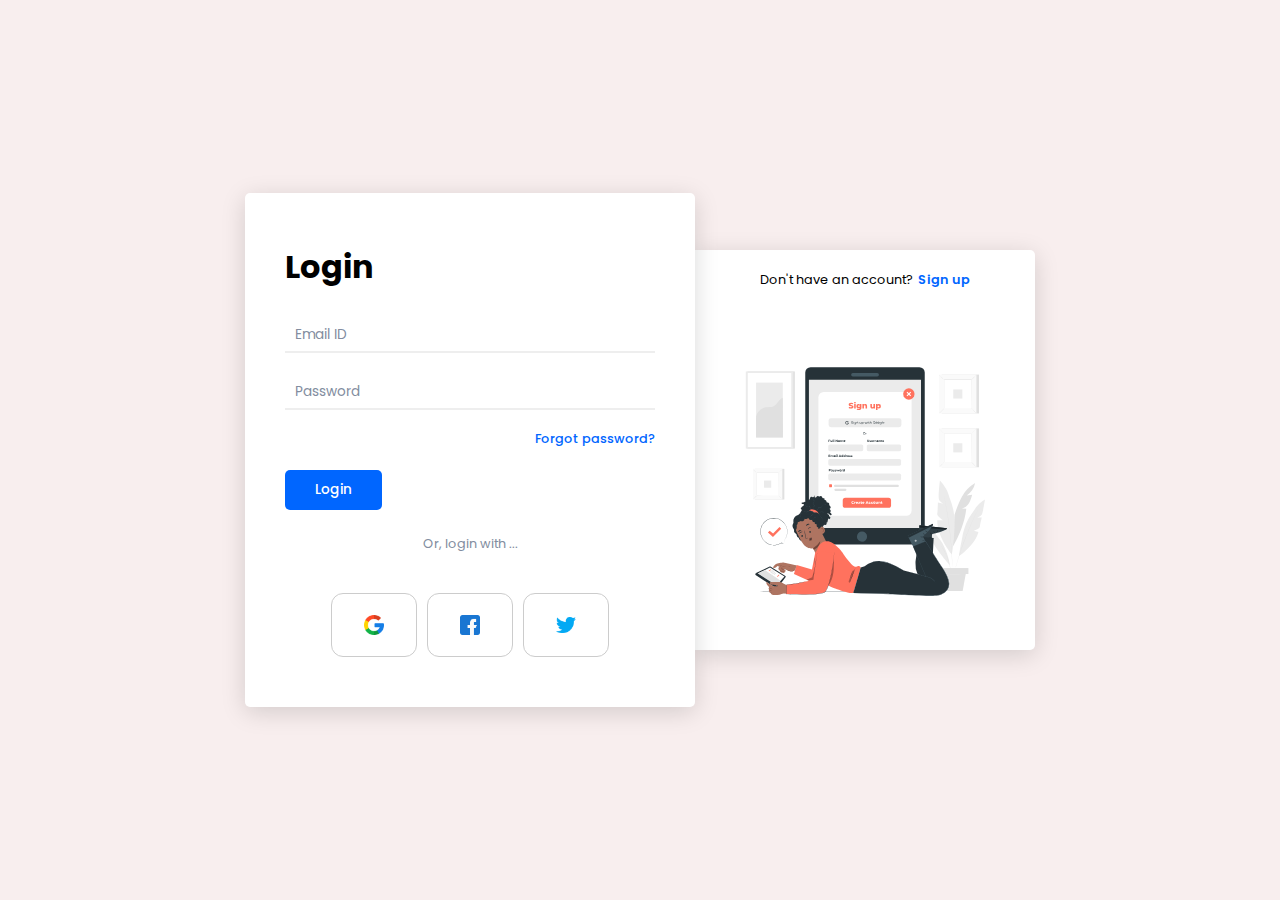
<file: index.html>
<!DOCTYPE html>
<html lang="en" dir="ltr">

<head>
    <meta charset="utf-8" />
    <meta name="viewport" content="width=device-width, initial-scale=1.0" />
    <title>Login & Signup</title>
    <link rel="stylesheet" href="assets/style.css" />
    <link rel="stylesheet" href="https://unicons.iconscout.com/release/v4.0.0/css/line.css" />
</head>

<body>
    <div class="form-container sign-up-form">
        <div class="imgBox sign-up-imgBox">
            <div class="sliding-link">
                <p>Already a member?</p>
                <span class="sign-in-btn">Sign in</span>
            </div>
            <img src="assets/images/login.svg" height="300" width="300" alt="Login Image" />
        </div>
        <div class="form-box sign-up-box">
            <h2>Sign up</h2>
            <div class="login-options">
                <div class="other-logins">
                    <a href="#"><img src="assets/images/google.png" alt="Google Login" /></a>
                    <a href="#"><img src="assets/images/facebook.png" alt="Facebook Login" /></a>
                    <a href="#"><img src="assets/images/twitter.png" alt="Twitter Login" /></a>
                </div>
                <p class="text">Or, Sign up with email</p>
            </div>
            <form action="#">
                <div class="field">
                    <i class="uil uil-at"></i>
                    <input type="email" placeholder="Email ID" required />
                </div>
                <div class="field">
                    <i class="uil uil-user"></i>
                    <input type="text" placeholder="Full Name" required />
                </div>
                <div class="field">
                    <i class="uil uil-lock-alt"></i>
                    <input class="password-input" id="password" type="password" placeholder="Password" required />
                    <div class="eye-btn"><i class="uil uil-eye-slash"></i></div>
                </div>

                <div class="field">
                    <i class="uil uil-lock-access"></i>
                    <input class="password-input" id="confirm-password" type="password" placeholder="Confirm Password"
                        required />
                    <div class="eye-btn"><i class="uil uil-eye-slash"></i></div>
                </div>
                <div id="password-strength" class="password-strength"></div>
                <div id="password-error" class="error-message"></div>

                <input class="submit-btn" type="submit" value="Sign up" />
            </form>
        </div>
    </div>
    <div class="form-container sign-in-form">
        <div class="form-box sign-in-box">
            <h2>Login</h2>
            <form action="#">
                <div class="field">
                    <i class="uil uil-at"></i>
                    <input type="email" placeholder="Email ID" required />
                </div>
                <div class="field">
                    <i class="uil uil-lock-alt"></i>
                    <input class="password-input" type="password" placeholder="Password" required />
                    <div class="eye-btn"><i class="uil uil-eye-slash"></i></div>
                </div>
                <div class="forgot-link">
                    <a href="request-reset-form.html">Forgot password?</a>
                </div>
                <input class="submit-btn" type="submit" value="Login" />
            </form>
            <div class="login-options">
                <p class="text">Or, login with ...</p>
                <div class="other-logins">
                    <a href="#"><img src="assets/images/google.png" alt="Google Login" /></a>
                    <a href="#"><img src="assets/images/facebook.png" alt="Facebook Login" /></a>
                    <a href="#"><img src="assets/images/twitter.png" alt="Twitter Login" /></a>
                </div>
            </div>
        </div>
        <div class="imgBox sign-in-imgBox">
            <div class="sliding-link">
                <p>Don't have an account?</p>
                <span class="sign-up-btn">Sign up</span>
            </div>
            <img src="assets/images/signup.svg" height="300" width="300" alt="Signup Image" />
        </div>
    </div>
    <script src="assets/script.js"></script>
</body>

</html>
</file>
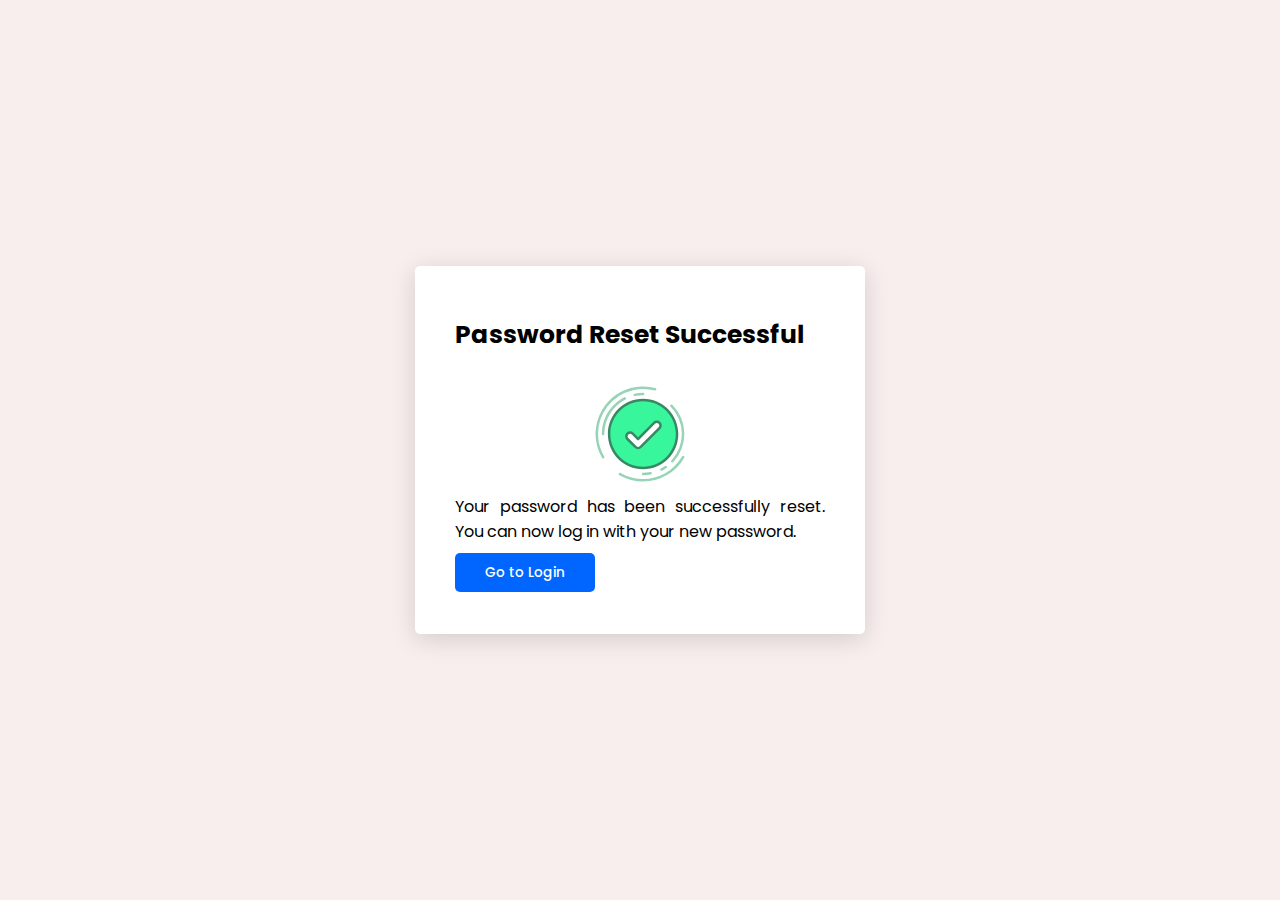
<file: password_reset_complete.html>
<!DOCTYPE html>
<html lang="en">

<head>
    <meta charset="UTF-8" />
    <meta name="viewport" content="width=device-width, initial-scale=1.0" />
    <title>Password Reset Complete</title>
    <link rel="stylesheet" href="assets/style.css" />
</head>

<body>
    <div class="form-container reset-complete-form">
        <div class="form-box">
            <h2 style="font-size:25px;">Password Reset Successful</h2>
            <img src="assets/images/done.svg" height="100" width="100" alt="Signup Image" />
            <p>Your password has been successfully reset. You can now log in with your new password.</p>
            <a href="index.html" input class="submit-btn" type="submit" value="Go to Login">Go to Login</a>

        </div>
    </div>
    <script src="assets/script.js"></script>
</body>

</html>
</file>
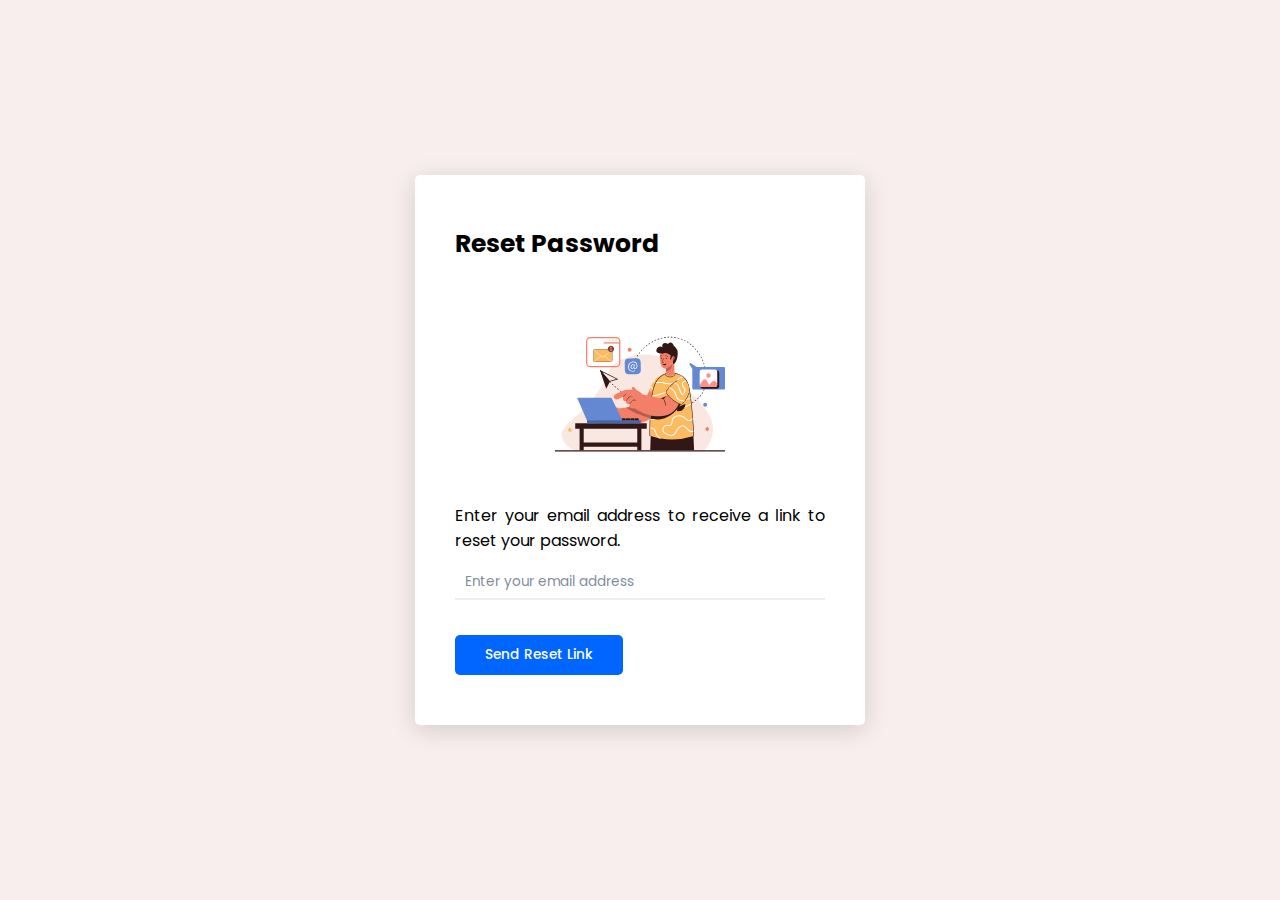
<file: request-reset-form.html>
<!DOCTYPE html>
<html lang="en">

<head>
    <meta charset="UTF-8" />
    <meta name="viewport" content="width=device-width, initial-scale=1.0" />
    <title>Reset Password</title>
    <link rel="stylesheet" href="assets/style.css" />
    <link rel="stylesheet" href="https://unicons.iconscout.com/release/v4.0.0/css/line.css" />
</head>

<body>
    <div class="form-container reset-request-form">
        <div class="form-box">
            <h2 style="font-size:25px;">Reset Password</h2>
            <img src="assets/images/sending-email.svg" height="200" width="200" alt="Login Image" />
            <p>Enter your email address to receive a link to reset your password.</p>
            <form action="reset_send_message.html">
                <div class="field">
                    <i class="uil uil-at"></i>
                    <input type="email" placeholder="Enter your email address" required />
                </div>
                <input class="submit-btn" type="submit" value="Send Reset Link" />
            </form>
        </div>
    </div>
    <script src="assets/script.js"></script>
</body>

</html>
</file>
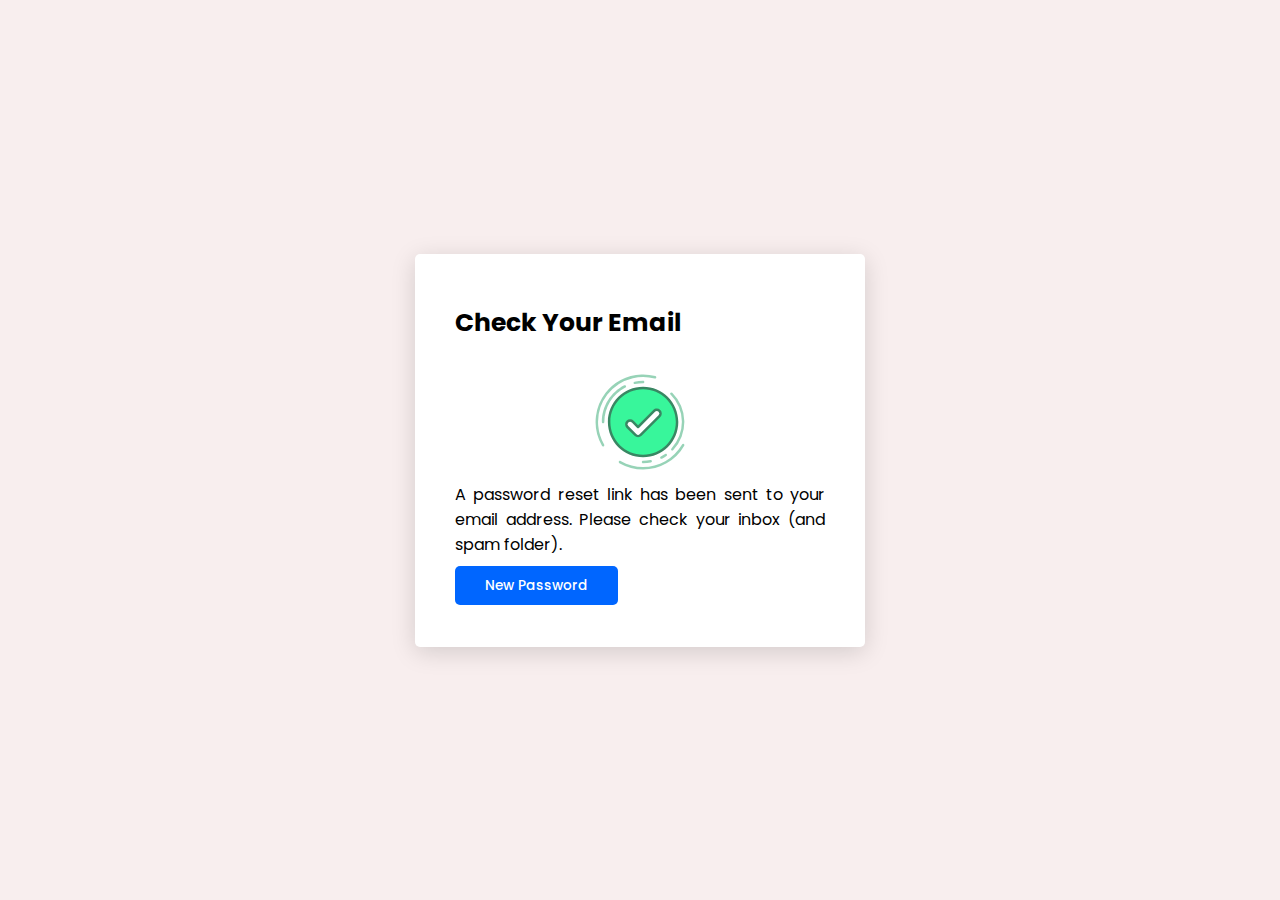
<file: reset_send_message.html>
<!DOCTYPE html>
<html lang="en">

<head>
    <meta charset="UTF-8" />
    <meta name="viewport" content="width=device-width, initial-scale=1.0" />
    <title>Password Reset Link Sent</title>
    <link rel="stylesheet" href="assets/style.css" />
</head>

<body>
    <div class="form-container reset-message-form">
        <div class="form-box">
            <h2 style="font-size:25px;">Check Your Email</h2>
            <img src="assets/images/done.svg" height="100" width="100" alt="Signup Image" />
            <p>A password reset link has been sent to your email address. Please check your inbox (and spam folder).</p>
            <a href="set-new-password.html" input class="submit-btn" type="submit" value="New Password">New Password</a>
        </div>
    </div>
    <script src="assets/script.js"></script>
</body>

</html>
</file>
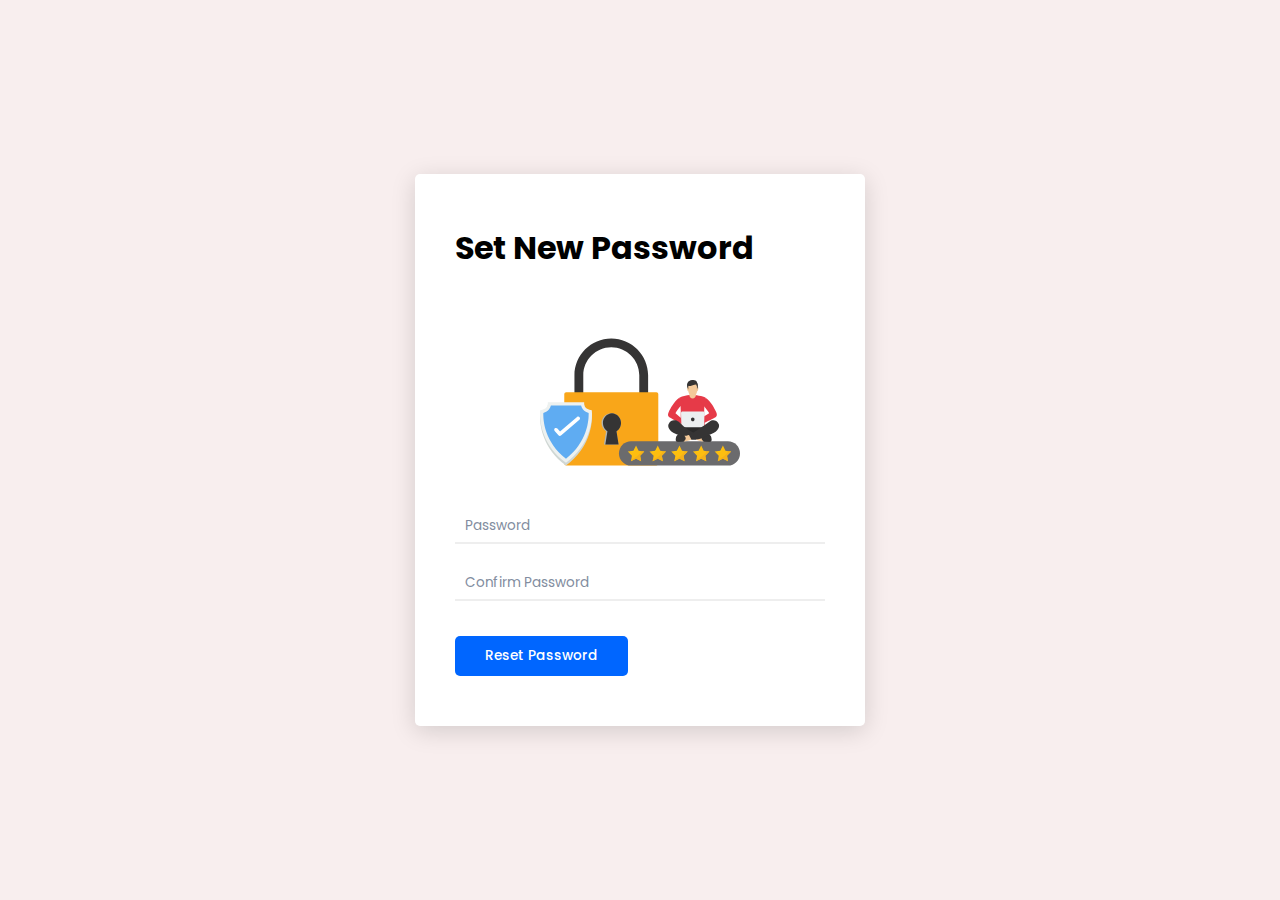
<file: set-new-password.html>
<!DOCTYPE html>
<html lang="en">

<head>
    <meta charset="UTF-8" />
    <meta name="viewport" content="width=device-width, initial-scale=1.0" />
    <title>Password Match Status</title>
    <link rel="stylesheet" href="assets/style.css" />
    <link rel="stylesheet" href="https://unicons.iconscout.com/release/v4.0.0/css/line.css" />
</head>

<body>
    <div class="form-container reset-password-form">
        <div class="form-box">
            <h2>Set New Password</h2>
            <img src="assets/images/reset-password.svg" height="200" width="200" alt="Login Image" />
            <form id="reset-password-form" action="/password-reset-complete" method="POST">
                <div class="field">
                    <i class="uil uil-lock-alt"></i>
                    <input class="password-input" id="new-password" name="new-password" type="password"
                        placeholder="Password" required />
                    <div class="eye-btn"><i class="uil uil-eye-slash"></i></div>
                </div>

                <div class="field">
                    <i class="uil uil-lock-access"></i>
                    <input class="password-input" id="confirm-password" name="confirm-password" type="password"
                        placeholder="Confirm Password" required />
                    <div class="eye-btn"><i class="uil uil-eye-slash"></i></div>
                </div>

                <div id="status-text" class="status-text"></div>
                <input class="submit-btn" type="submit" value="Reset Password" />
            </form>
        </div>
    </div>
    <script src="assets/script.js"></script>
</body>

</html>
</file>
<file: assets/style.css>
@import url("https://fonts.googleapis.com/css2?family=Poppins:ital,wght@0,100;0,200;0,300;0,400;0,500;0,600;0,700;0,800;0,900;1,100;1,200;1,300;1,400;1,500;1,600;1,700;1,800;1,900&display=swap");

:root {
  --background-color: #f8eeee;
  --primary-color: #0066ff;
  --hover-color: #009400;
  --muted-text-color: #828da0;
  --white-color: #fff;
  --box-shadow-color: rgb(0 0 0 / 15%);
  --error-color: red;
  --medium-strength-color: orange;
  --strong-strength-color: green;
  --light-border-color: #eee;
  --password-strength-bg: #e0e0e0;
}

* {
  margin: 0;
  padding: 0;
  box-sizing: border-box;
  font-family: "Poppins", sans-serif;
}

body {
  min-height: 100vh;
  background: var(--background-color);
  display: flex;
  justify-content: center;
  align-items: center;
}

p {
  padding-bottom: 15px;
  text-align: justify;
}

.form-container {
  position: absolute;
  display: flex;
  justify-content: center;
  align-items: center;
  font-size: 1rem;
}

.form-box {
  z-index: 999;
  background: var(--white-color);
  box-shadow: 0 5px 25px var(--box-shadow-color);
  width: 450px;
  padding: 50px 40px;
  border-radius: 5px;
  overflow: hidden;
}

.form-box h2 {
  font-size: 2em;
  margin-bottom: 30px;
  font-weight: 700;
}

.form-box .field {
  display: flex;
  justify-content: center;
  align-items: center;
  border-bottom: 2px solid var(--light-border-color);
  margin-bottom: 25px;
  position: relative;
}

.form-box .field.active {
  border-bottom: 2px solid var(--primary-color);
  transition: 0.3s ease;
}

.form-box .field input {
  border: none;
  outline: none;
  background: none;
  width: 100%;
  font-size: 1em;
  padding-bottom: 5px;
}

.form-box .field i {
  color: var(--muted-text-color);
  font-size: 1.3em;
  margin-right: 10px;
  padding-bottom: 5px;
}

.form-box .field.active i {
  color: var(--primary-color);
  transition: 0.3s ease;
}

::placeholder {
  color: var(--muted-text-color);
  font-size: 0.85em;
}

.eye-btn {
  cursor: pointer;
  position: absolute;
  right: 10px;
  top: 50%;
  transform: translateY(-50%);
}

.eye-btn i:hover {
  color: var(--primary-color);
  transition: 0.3s ease;
}

.forgot-link {
  text-align: right;
  transform: translateY(-10px);
}

.forgot-link a {
  color: var(--primary-color);
  font-size: 0.8em;
  text-decoration: none;
  font-weight: 500;
}

.submit-btn {
  background: var(--primary-color);
  color: var(--white-color);
  border: none;
  outline: none;
  padding: 10px 30px;
  border-radius: 5px;
  font-size: 0.85em;
  font-weight: 500;
  margin-top: 10px;
  cursor: pointer;
  text-decoration: none;
}

.submit-btn:hover {
  background-color: var(--hover-color);
  transition: background-color 0.3s ease;
}

.login-options {
  display: flex;
  justify-content: center;
  align-items: center;
  flex-direction: column;
}

.login-options .text {
  color: var(--muted-text-color);
  font-size: 0.8em;
  margin: 25px 0;
}

.other-logins {
  display: flex;
}

.other-logins a {
  border: 1px solid #ccc;
  padding: 11px 32px;
  border-radius: 12px;
  display: flex;
  justify-content: center;
  align-items: center;
  margin: 0 5px;
}

.other-logins a:hover {
  border: 1px solid var(--primary-color);
}

.other-logins a img {
  width: 20px;
}

.imgBox img {
  max-width: 270px;
}

.sliding-link {
  display: flex;
  font-size: 0.8em;
  margin-bottom: 25px;
}

.sliding-link span {
  color: var(--primary-color);
  font-weight: 600;
  margin-left: 5px;
  cursor: pointer;
}

.imgBox {
  z-index: 888;
  display: flex;
  justify-content: center;
  align-items: center;
  flex-direction: column;
  background: var(--white-color);
  box-shadow: 0 5px 25px var(--box-shadow-color);
  height: 400px;
  padding: 15px 35px;
}

.sign-in-imgBox {
  border-radius: 0 5px 5px 0;
}

.sign-up-imgBox {
  border-radius: 5px 0 0 5px;
}

.sign-in-form.hide .sign-in-box {
  transform: translateX(100%);
  visibility: hidden;
}

.sign-in-form.hide .sign-in-imgBox {
  transform: translateX(-100%);
  visibility: hidden;
}

.sign-in-form.show .sign-in-box,
.sign-in-form.show .sign-in-imgBox {
  transform: translateX(0);
  visibility: visible;
  transition: 0.5s ease;
}

.sign-up-form .sign-up-imgBox {
  transform: translateX(100%);
  visibility: hidden;
}

.sign-up-form .sign-up-box {
  transform: translateX(-100%);
  visibility: hidden;
}

.sign-up-form.show .sign-up-imgBox,
.sign-up-form.show .sign-up-box {
  transform: translateX(0);
  visibility: visible;
  transition: 0.5s ease;
}

.error-message {
  color: var(--error-color);
  font-size: 14px;
  text-align: center;
  margin-top: 5px;
  display: none;
  padding: 5px;
  background-color: #ffcccc;
  border-radius: 4px;
  width: 100%;
}

/* Password Strength Meter */
.password-strength {
  height: 5px;
  margin-top: 5px;
  width: 100%;
  background-color: var(--password-strength-bg);
  border-radius: 2px;
}

.password-strength.weak {
  background-color: var(--error-color);
  width: 30%;
}

.password-strength.medium {
  background-color: var(--medium-strength-color);
  width: 60%;
}

.password-strength.strong {
  background-color: var(--strong-strength-color);
  width: 100%;
}

.status-text {
  font-size: 14px;
  margin-top: 5px;
}

.status-text.match {
  color: var(--strong-strength-color);
}

.status-text.no-match {
  color: var(--error-color);
}

@media screen and (max-width: 735px) {
  .form-container {
    flex-direction: column;
    top: 0;
    overflow: hidden;
    padding: 30px;
  }

  .form-box {
    box-shadow: none;
    padding: 50px 40px;
  }

  .imgBox img {
    max-width: 45%;
    min-width: 180px;
  }

  .imgBox {
    box-shadow: none;
    width: 100%;
    height: auto;
    padding: 35px 35px 15px;
  }

  .sign-up-form {
    flex-direction: column-reverse;
  }
}

@media screen and (max-width: 450px) {
  .form-container {
    font-size: 0.9rem;
    padding: 50px 40px;
  }

  .form-box {
    width: 100%;
  }
}

@media screen and (max-width: 325px) {
  .other-logins a {
    padding: 9px 25px;
    margin: 0 3px;
  }
}

.form-box img {
  display: block;
  margin: 10px auto 10px auto;
}
</file>
